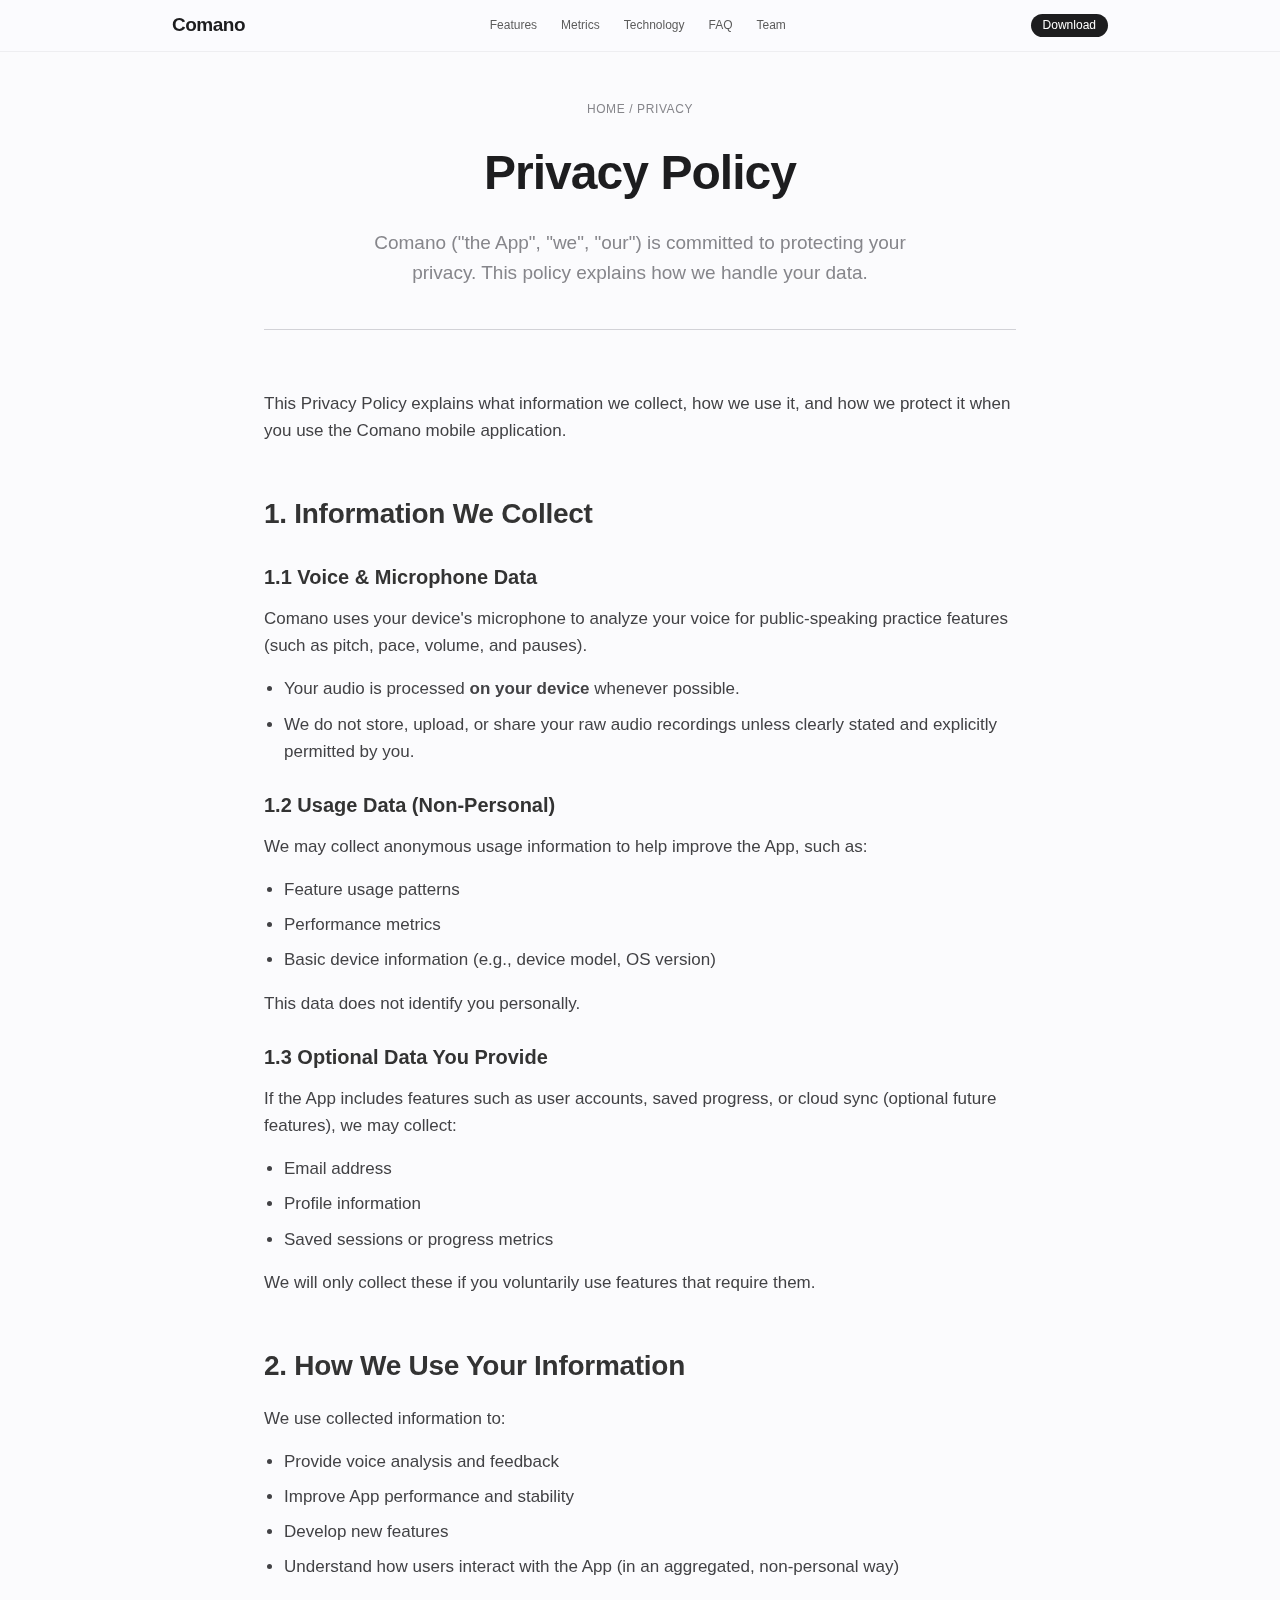
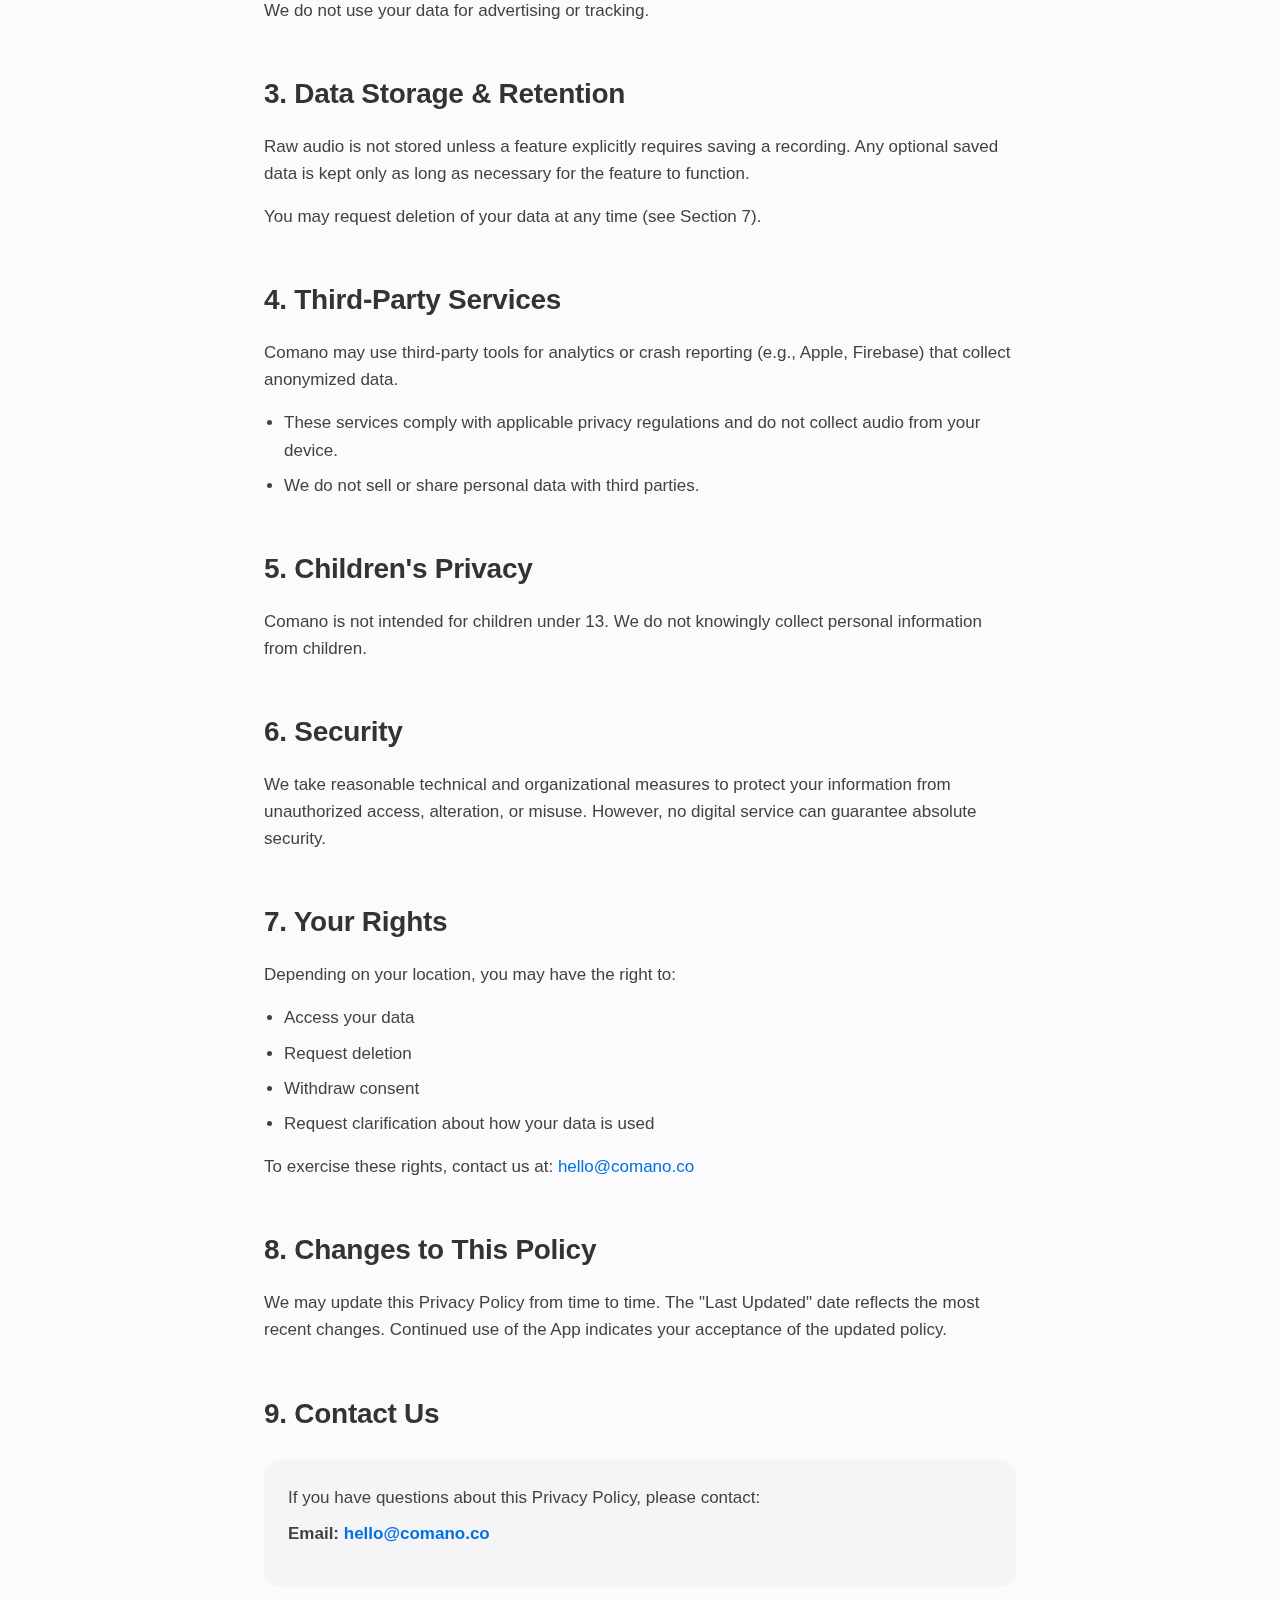
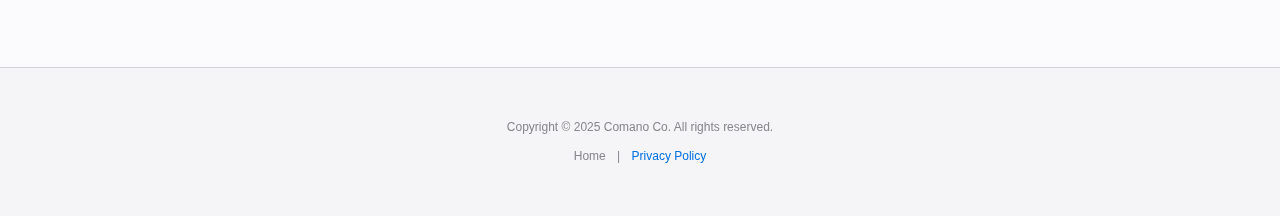
<file: privacypolicy-publicspeaking.html>
<!DOCTYPE html>
<html lang="en">

<head>
  <meta charset="UTF-8" />
  <meta name="viewport" content="width=device-width, initial-scale=1.0" />
  <link rel="icon" href="Images/Icons/icon_duck.svg" type="image/svg+xml" />
  <link rel="stylesheet" href="styles.css" />
  <title>Privacy Policy - Comano</title>
  <style> </style>
</head>
<body>

  <!-- Navigation -->
  <nav>
    <div class="nav-content">
      <a href="index.html" class="logo">Comano</a>
      
      <ul class="nav-links">
        <li><a href="index.html#features">Features</a></li>
        <li><a href="index.html#components">Metrics</a></li>
        <li><a href="index.html#tech">Technology</a></li>
        <li><a href="index.html#faq">FAQ</a></li>
        <li><a href="index.html#team">Team</a></li>
      </ul>
      
      <a href="#" class="btn-nav">Download</a>
    </div>
  </nav>

  <!-- Main Content -->
  <main class="content-wrapper">
    
    <div class="header-section">
      <div class="breadcrumb">Home / Privacy</div>
      <h1>Privacy Policy</h1>
      <p class="intro-text">
        Comano ("the App", "we", "our") is committed to protecting your privacy. This policy explains how we handle your data.
      </p>
    </div>

    <div class="policy-body">
      
      <p>
        This Privacy Policy explains what information we collect, how we use it, and how we protect it when you use the Comano mobile application.
      </p>

      <h2>1. Information We Collect</h2>

      <h3>1.1 Voice & Microphone Data</h3>
      <p>Comano uses your device's microphone to analyze your voice for public-speaking practice features (such as pitch, pace, volume, and pauses).</p>
      <ul>
        <li>Your audio is processed <strong>on your device</strong> whenever possible.</li>
        <li>We do not store, upload, or share your raw audio recordings unless clearly stated and explicitly permitted by you.</li>
      </ul>

      <h3>1.2 Usage Data (Non-Personal)</h3>
      <p>We may collect anonymous usage information to help improve the App, such as:</p>
      <ul>
        <li>Feature usage patterns</li>
        <li>Performance metrics</li>
        <li>Basic device information (e.g., device model, OS version)</li>
      </ul>
      <p>This data does not identify you personally.</p>

      <h3>1.3 Optional Data You Provide</h3>
      <p>If the App includes features such as user accounts, saved progress, or cloud sync (optional future features), we may collect:</p>
      <ul>
        <li>Email address</li>
        <li>Profile information</li>
        <li>Saved sessions or progress metrics</li>
      </ul>
      <p>We will only collect these if you voluntarily use features that require them.</p>

      <h2>2. How We Use Your Information</h2>
      <p>We use collected information to:</p>
      <ul>
        <li>Provide voice analysis and feedback</li>
        <li>Improve App performance and stability</li>
        <li>Develop new features</li>
        <li>Understand how users interact with the App (in an aggregated, non-personal way)</li>
      </ul>
      <p>We do not use your data for advertising or tracking.</p>

      <h2>3. Data Storage & Retention</h2>
      <p>Raw audio is not stored unless a feature explicitly requires saving a recording. Any optional saved data is kept only as long as necessary for the feature to function.</p>
      <p>You may request deletion of your data at any time (see Section 7).</p>

      <h2>4. Third-Party Services</h2>
      <p>Comano may use third-party tools for analytics or crash reporting (e.g., Apple, Firebase) that collect anonymized data.</p>
      <ul>
        <li>These services comply with applicable privacy regulations and do not collect audio from your device.</li>
        <li>We do not sell or share personal data with third parties.</li>
      </ul>

      <h2>5. Children's Privacy</h2>
      <p>Comano is not intended for children under 13. We do not knowingly collect personal information from children.</p>

      <h2>6. Security</h2>
      <p>We take reasonable technical and organizational measures to protect your information from unauthorized access, alteration, or misuse. However, no digital service can guarantee absolute security.</p>

      <h2>7. Your Rights</h2>
      <p>Depending on your location, you may have the right to:</p>
      <ul>
        <li>Access your data</li>
        <li>Request deletion</li>
        <li>Withdraw consent</li>
        <li>Request clarification about how your data is used</li>
      </ul>
      <p>To exercise these rights, contact us at: <a href="mailto:hello@comano.co">hello@comano.co</a></p>

      <h2>8. Changes to This Policy</h2>
      <p>We may update this Privacy Policy from time to time. The "Last Updated" date reflects the most recent changes. Continued use of the App indicates your acceptance of the updated policy.</p>

      <h2>9. Contact Us</h2>
      <div class="contact-highlight">
        <p style="margin-bottom: 0;">If you have questions about this Privacy Policy, please contact:</p>
        <p style="font-weight: 600; margin-top: 8px;">Email: <a href="mailto:hello@comano.co">hello@comano.co</a></p>
      </div>

    </div>
  </main>

  <!-- Footer -->
  <footer>
    <div class="container">
      <p>Copyright © 2025 Comano Co. All rights reserved.</p>
      <div class="footer-links">
        <a href="index.html">Home</a> |
        <a href="privacy.html" style="color: var(--accent-blue);">Privacy Policy</a>
      </div>
    </div>
  </footer>

</body>
</html>
</file>
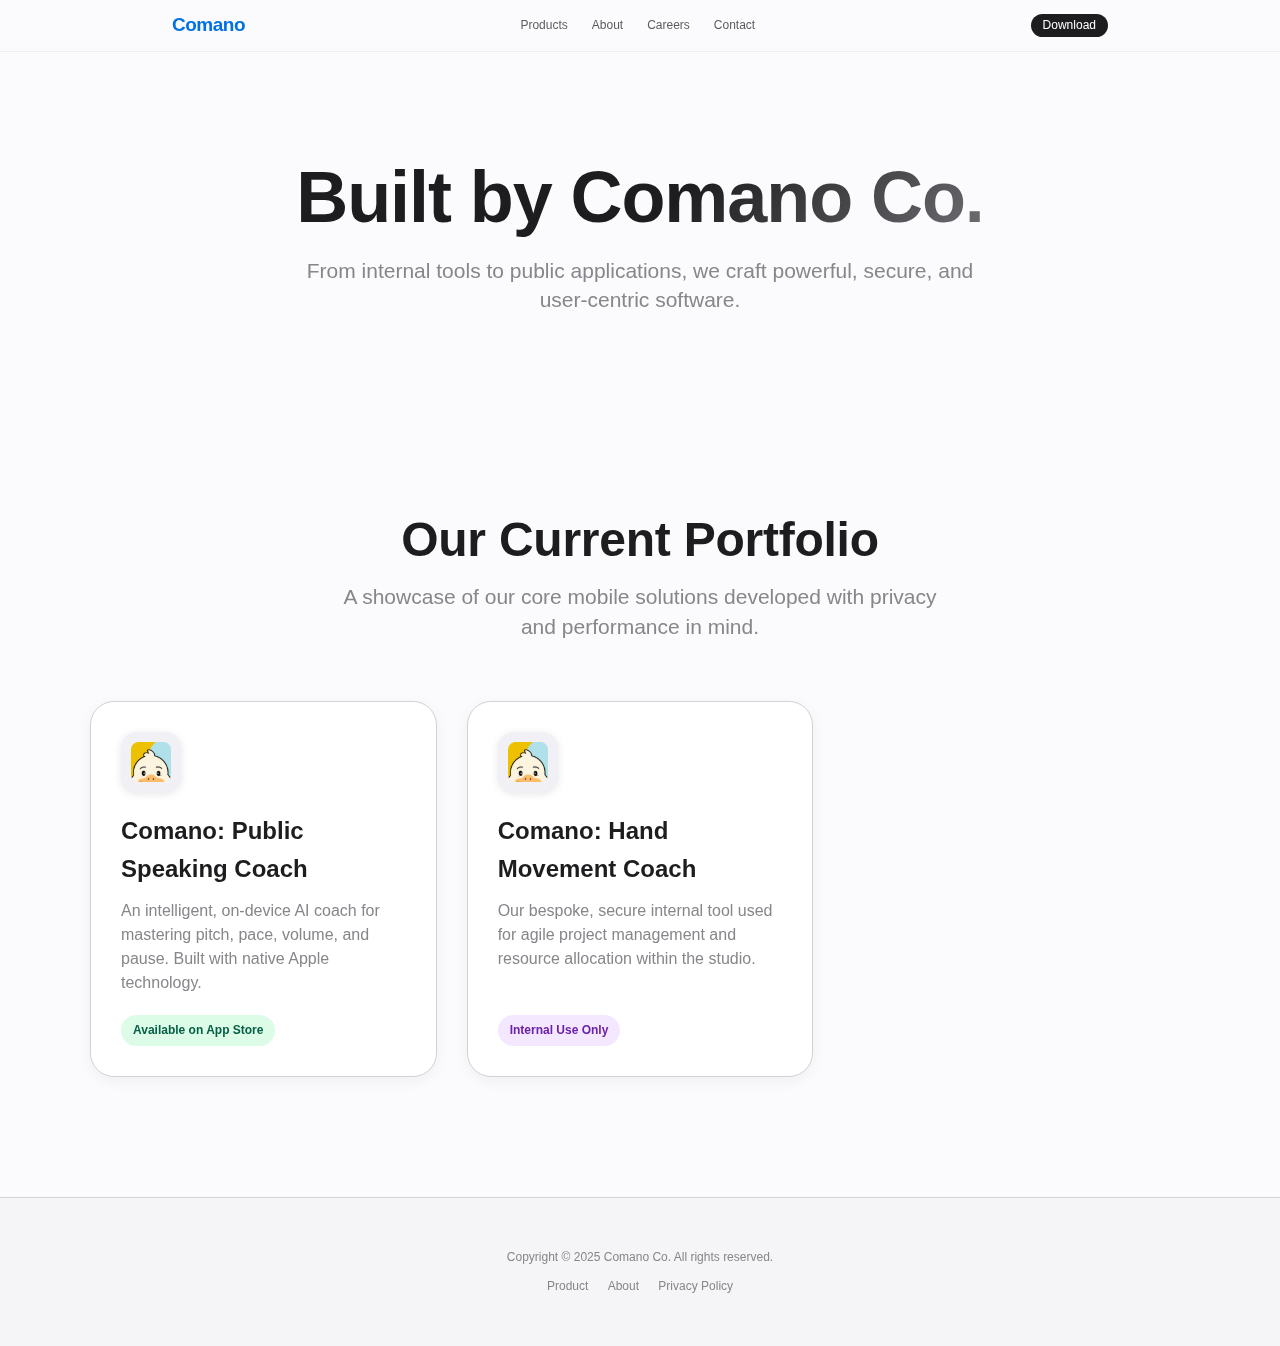
<file: product.html>
<!DOCTYPE html>
<html lang="en">

<head>
  <meta charset="UTF-8" />
  <meta name="viewport" content="width=device-width, initial-scale=1.0" />
  <link rel="icon" href="Images/Icons/icon_duck.svg" type="image/svg+xml" />
  <link rel="stylesheet" href="styles.css" />
  <title>Comano Co. - Our Products</title>
</head>

<body>
  <nav>
    <div class="nav-content">
      <div class="logo"><a href="index.html">Comano</a></div>
      <ul class="nav-links">
        <li><a href="product.html">Products</a></li>
        <li><a href="about.html">About</a></li>
        <li><a href="#careers">Careers</a></li>
        <li><a href="#contact">Contact</a></li>
      </ul>
      <a href="https://apps.apple.com/id/app/comano-public-speaking-coach/id6747808692?l=id" class="btn-nav">Download</a>
    </div>
  </nav>

  <main>
    <section class="page-hero">
      <div class="container text-center">
        <h1 class="page-title reveal">Built by <span class="gradient-text">Comano Co.</span></h1>
        <p class="section-subtitle reveal delay-1" style="max-width: 700px; margin-bottom: 0;">
          From internal tools to public applications, we craft powerful, secure, and user-centric software.
        </p>
      </div>
    </section>

    <section id="product-list" class="section-product-list section-pad-lg">
      <div class="container">
        <div class="reveal">
            <h2 class="section-title text-center">Our Current Portfolio</h2>
            <p class="section-subtitle text-center">A showcase of our core mobile solutions developed with privacy and performance in mind.</p>
        </div>
        
        <div class="product-grid reveal delay-1">
          
          <a href="index.html" class="product-card">
            <div class="product-icon">
              <img src="Images/Icons/icon_comano.svg" alt="Comano Icon">
            </div>
            <h3>Comano: Public Speaking Coach</h3>
            <p>An intelligent, on-device AI coach for mastering pitch, pace, volume, and pause. Built with native Apple technology.</p>
            <div class="product-status primary">Available on App Store</div>
          </a>

          <a href="#" class="product-card internal-tool">
            <div class="product-icon">
              <img src="Images/Icons/icon_comano.svg" alt="Comano Icon">
            </div>
            <h3>Comano: Hand Movement Coach</h3>
            <p>Our bespoke, secure internal tool used for agile project management and resource allocation within the studio.</p>
            <div class="product-status secondary">Internal Use Only</div>
          </a>

        </div>
      </div>
    </section>

  </main>

  <footer>
    <div class="container">
      <p>Copyright © 2025 Comano Co. All rights reserved.</p>
      <div class="footer-links">
        <a href="index.html">Product</a>
        <a href="about.html">About</a>
        <a href="privacypolicy-publicspeaking.html">Privacy Policy</a>
      </div>
    </div>
  </footer>

  <script src="scripts.js"></script>

</body>

</html>
</file>
<file: styles.css>
:root {
  --bg-light: #fbfbfd;
  --bg-dark: #101010;
  --text-primary: #1d1d1f;
  --text-secondary: #86868b;
  --text-on-dark: #f5f5f7;
  --accent-blue: #0071e3;
  --accent-hover: #0077ed;
  --card-light: #fff;
  --card-dark: #1c1c1e;
  --transition-curve: cubic-bezier(0.25, 1, 0.5, 1);
  --border-color: #d2d2d7;
  --font-stack: -apple-system, BlinkMacSystemFont, "SF Pro Display", "Segoe UI", Roboto, sans-serif;
}

* {
  box-sizing: border-box;
  margin: 0;
  padding: 0;
  -webkit-font-smoothing: antialiased;
  -moz-osx-font-smoothing: grayscale;
}

html {
  scroll-behavior: smooth;
}

body {
  font-family: var(--font-stack);
  background-color: var(--bg-light);
  color: var(--text-primary);
  overflow-x: hidden;
  line-height: 1.6;
}

a { 
  text-decoration: none; 
  color: var(--accent-blue);
  transition: color 0.2s ease;
}

a:hover {
  color: var(--accent-hover);
  text-decoration: underline;
}


/* --- 2. SHARED UTILITIES --- */
.container {
  max-width: 1140px;
  margin: 0 auto;
  padding: 0 20px;
}

.section-title {
  font-size: 48px;
  line-height: 1.08;
  font-weight: 600;
  letter-spacing: -0.005em;
  margin-bottom: 16px;
}

.section-subtitle {
  font-size: 21px;
  line-height: 1.4;
  font-weight: 400;
  color: var(--text-secondary);
  max-width: 600px;
  margin: 0 auto 60px;
}

/* Animation Utility */
.reveal {
  opacity: 0;
  transform: translateY(40px);
  transition: all 1s var(--transition-curve);
}

.reveal.active {
  opacity: 1;
  transform: translateY(0);
}

.delay-1 { transition-delay: 0.1s; }
.delay-2 { transition-delay: 0.2s; }
.delay-3 { transition-delay: 0.3s; }

nav {
  position: fixed;
  top: 0;
  left: 0;
  right: 0;
  height: 52px; 
  background: rgba(251, 251, 253, 0.75);
  backdrop-filter: saturate(180%) blur(20px);
  -webkit-backdrop-filter: saturate(180%) blur(20px);
  z-index: 1000;
  border-bottom: 1px solid rgba(0, 0, 0, 0.05);

  display: flex;
  justify-content: center;
  align-items: center; 
}

.nav-content {
  width: 100%;
  max-width: 980px;
  padding: 0 22px;
  height: 100%;

  display: flex;
  justify-content: space-between;
  align-items: center; 
}

.logo { 
  font-weight: 600; 
  font-size: 19px; 
  letter-spacing: -0.5px;
  color: var(--text-primary);
  text-decoration: none;
  display: flex;
  align-items: center;
  height: 100%;
}

.nav-links { 
  display: flex; 
  gap: 24px; 
  list-style: none; 
  font-size: 12px; 
  color: #333;
  margin: 0;
  padding: 0;
  height: 100%;

  align-items: center; 
}

.nav-links li {
    display: flex;
    align-items: center;
    height: 100%;
}

.nav-links a {
  color: #333;
  text-decoration: none;
  display: flex;
  align-items: center;
  height: 100%;
  opacity: 0.8;
  transition: opacity 0.2s ease;
}

.nav-links a:hover { 
  color: var(--accent-blue);
  opacity: 1;
  text-decoration: none;
}

.btn-nav { 
  background: var(--text-primary); 
  color: white !important; 
  padding: 4px 12px; 
  border-radius: 20px; 
  font-size: 12px; 
  text-decoration: none;
  display: inline-flex;
  align-items: center;
  justify-content: center;
  line-height: 1.2;
}

.btn-nav:hover {
    opacity: 0.9;
    text-decoration: none;
}

.hero {
  padding: 160px 20px 80px;
  text-align: center;
  display: flex;
  flex-direction: column;
  align-items: center;
  overflow: hidden;
}

.pill {
  font-size: 12px;
  color: #bf4800;
  font-weight: 600;
  margin-bottom: 16px;
  text-transform: uppercase;
  letter-spacing: 0.02em;
}

.hero h1 {
  font-size: 72px;
  line-height: 1.05;
  font-weight: 600;
  letter-spacing: -0.015em;
  margin-bottom: 20px;
}

.gradient-text {
  background: linear-gradient(135deg, #1d1d1f 30%, #6e6e73 100%);
  -webkit-background-clip: text;
  -webkit-text-fill-color: transparent;
}

.app-icon-placeholder {
  width: 86px;
  height: 86px;
  border-radius: 20px;
  box-shadow: 0 10px 25px rgba(0, 113, 227, 0.3);
  margin-bottom: 24px;
  object-fit: cover;
  display: block;
}

.btn-primary {
  background-color: var(--accent-blue);
  color: #fff;
  padding: 14px 28px;
  border-radius: 30px;
  font-size: 17px;
  border: none;
  cursor: pointer;
  transition: transform 0.2s, background-color 0.2s;
}

.btn-primary:hover {
  background-color: var(--accent-hover);
  transform: scale(1.02);
}

/* HERO MOCKUPS */
.mockup-stack-container {
  position: relative;
  width: 100%;
  max-width: 900px;
  height: 500px;
  margin-top: 80px;
  display: flex;
  justify-content: center;
  perspective: 1000px; 
}

.ipad-mockup {
  position: absolute;
  width: 70%;
  background: transparent;
  border: none;
  box-shadow: none; 
  display: flex;
  align-items: center;
  justify-content: center;
  transition: transform 0.8s var(--transition-curve), opacity 0.5s;
}

.ipad-mockup img {
    width: 100%;
    height: auto;
    display: block;
    filter: drop-shadow(0 20px 40px rgba(0,0,0,0.25));
}

.ipad-back {
  z-index: 1;
  transform: translateY(-60px) scale(0.85);
  opacity: 0.6;
}

.ipad-middle {
  z-index: 2;
  transform: translateY(-30px) scale(0.92);
  opacity: 0.8;
}

.ipad-front {
  z-index: 3;
  transform: translateY(0) scale(1);
}

.mockup-stack-container:hover .ipad-back {
  opacity: 1;
  transform: translateY(-10px) translateX(-400px) scale(0.85) rotate(-5deg);
}

.mockup-stack-container:hover .ipad-middle {
  opacity: 1;
  transform: translateY(-10px) translateX(400px) scale(0.92) rotate(5deg);
}

.mockup-stack-container:hover .ipad-front {
  transform: translateY(0) scale(1); 
}

/* --- 5. BENTO GRID FEATURES (INDEX.HTML ONLY) --- */
.section-bento { padding: 100px 0; background: #fff; }
.bento-grid { display: grid; grid-template-columns: repeat(2, 1fr); gap: 24px; margin-top: 40px; }
.bento-card { background-color: #f5f5f7; border-radius: 30px; padding: 40px; height: 500px; position: relative; overflow: hidden; display: flex; flex-direction: column; justify-content: space-between; transition: transform 0.4s var(--transition-curve); }
.bento-card:hover { transform: scale(1.015); }
.bento-card h3 { font-size: 32px; font-weight: 600; margin-bottom: 12px; }
.bento-card p { font-size: 17px; color: var(--text-secondary); line-height: 1.5; font-weight: 500; }
.bento-visual { flex-grow: 1; background: #fff; border-radius: 18px; margin-top: 30px; display: flex; align-items: center; justify-content: center; font-size: 50px; box-shadow: 0 10px 20px rgba(0, 0, 0, 0.04); }
.bento-full { grid-column: span 2; background: #000; color: #fff; text-align: center; justify-content: center; align-items: center; }
.bento-full h3 { font-size: 56px; color: #fff; }
.bento-full p { color: #86868b; max-width: 500px; }

/* --- SECTION: COMPONENTS (INDEX.HTML ONLY) --- */
.section-components {
  padding: 100px 0;
  background-color: var(--bg-light); 
}

.components-grid {
  display: grid;
  grid-template-columns: repeat(2, 1fr);
  gap: 24px;
  margin-top: 40px;
}

.component-card {
  background: #fff;
  padding: 36px;
  border-radius: 24px;
  box-shadow: 0 4px 20px rgba(0,0,0,0.02);
  transition: transform 0.3s ease;
}
.component-card:hover { transform: translateY(-5px); }

.comp-icon {
  width: 56px;
  height: 56px;
  border-radius: 16px;
  display: flex;
  align-items: center;
  justify-content: center;
  margin-bottom: 20px;
}

.comp-icon img {
    width: 30px;
    height: 30px;
    object-fit: contain;
}

.c-pitch { background: #e0f2fe; } /* Light Blue */
.c-pace { background: #fef3c7; }  /* Light Orange */
.c-volume { background: #dcfce7; } /* Light Green */
.c-pause { background: #f3e8ff; }  /* Light Purple */

.component-card h3 { font-size: 24px; font-weight: 600; margin-bottom: 10px; }
.component-card p { font-size: 16px; color: var(--text-secondary); line-height: 1.5; }

.section-tech { background-color: var(--bg-dark); color: var(--text-on-dark); padding: 120px 0; position: relative; }
.tech-header { text-align: center; margin-bottom: 80px; }
.tech-header h2 { color: #fff; }
.tech-header p { color: #86868b; }
.tech-grid { display: grid; grid-template-columns: repeat(5, 1fr); gap: 24px; }
.tech-card { background: rgba(255, 255, 255, 0.05); border-radius: 20px; padding: 24px; height: 260px; border: 1px solid rgba(255, 255, 255, 0.05); display: flex; flex-direction: column; justify-content: space-between; transition: background 0.3s; }
.tech-card:hover { background: rgba(255, 255, 255, 0.1); }
.tech-icon { width: 48px; height: 48px; background: linear-gradient(135deg, #333, #111); border-radius: 12px; display: flex; align-items: center; justify-content: center; box-shadow: 0 4px 12px rgba(0, 0, 0, 0.4); }
.tech-icon img { width: 24px; height: 24px; object-fit: contain; }
.tech-title { font-size: 18px; font-weight: 600; margin-bottom: 8px; background: linear-gradient(90deg, #fff, #999); -webkit-background-clip: text; -webkit-text-fill-color: transparent; }
.tech-desc { font-size: 13px; color: #86868b; line-height: 1.4; }

.section-faq { padding: 120px 0; background: var(--bg-light); }
.faq-container { max-width: 800px; margin: 60px auto 0; }
.faq-item { border-bottom: 1px solid var(--border-color); }
.faq-question { width: 100%; text-align: left; padding: 24px 0; font-size: 18px; font-weight: 600; background: none; border: none; cursor: pointer; display: flex; justify-content: space-between; align-items: center; color: var(--text-primary); }
.faq-answer { max-height: 0; overflow: hidden; transition: max-height 0.3s cubic-bezier(0.25, 1, 0.5, 1); }
.faq-answer p { padding-bottom: 24px; color: var(--text-secondary); line-height: 1.6; }
.faq-icon { font-size: 24px; font-weight: 300; transition: transform 0.3s ease; }
.faq-item.active .faq-icon { transform: rotate(45deg); }
.contributors-block { margin-top: 80px; background: #f5f5f7; padding: 40px; border-radius: 24px; }
.contributors-block h3 { font-size: 22px; font-weight: 600; margin-bottom: 12px; }
.contributors-block p { color: var(--text-secondary); margin-bottom: 24px; }
.contributors-list { list-style: none; display: grid; grid-template-columns: repeat(2, 1fr); gap: 16px; }
.contributors-list li a { color: var(--accent-blue); text-decoration: none; font-weight: 500; display: inline-flex; align-items: center; gap: 4px; transition: opacity 0.2s; }
.contributors-list li a:hover { opacity: 0.8; text-decoration: underline; }

.section-team { padding: 120px 0; background: var(--bg-light); text-align: center; }
.team-grid { display: flex; justify-content: center; gap: 20px; flex-wrap: wrap; margin-top: 40px; }

.member-card { 
  display: block; 
  width: 180px; 
  height: 240px; 
  border-radius: 20px; 
  background: #f5f5f7; 
  position: relative; 
  overflow: hidden; 
  cursor: pointer; 
  transition: transform 0.4s var(--transition-curve), box-shadow 0.4s; 
}
.member-card:hover { transform: translateY(-10px) scale(1.02); box-shadow: 0 20px 40px rgba(0, 0, 0, 0.1); z-index: 2; }

.avatar { 
  width: 100%; 
  height: 100%; 
  display: flex; 
  align-items: flex-end; 
  justify-content: center; 
  transition: transform 0.5s; 
}

.g1 { background-color: #6D23F8; } 
.g2 { background-color: #165C68; } 
.g3 { background-color: #F5C710; } 
.g4 { background-color: #D847B6; } 
.g5 { background-color: #2DB5C5; } 

.avatar img {
  width: auto;
  height: 85%; 
  max-width: 90%;
  object-fit: contain;
  display: block;
  margin-bottom: 0;
}

.member-info { position: absolute; bottom: 0; left: 0; width: 100%; padding: 20px; background: rgba(255, 255, 255, 0.9); backdrop-filter: blur(10px); transform: translateY(100%); transition: transform 0.3s ease; text-align: left; }
.member-card:hover .member-info { transform: translateY(0); }
.member-name { font-size: 15px; font-weight: 600; color: #000; }
.member-role { font-size: 12px; color: #666; margin-top: 2px; }

footer { padding: 50px 0; background: #f5f5f7; border-top: 1px solid var(--border-color); font-size: 12px; color: var(--text-secondary); text-align: center; }
.footer-links { margin-top: 10px; }
.footer-links a { color: var(--text-secondary); text-decoration: none; margin: 0 8px; }
.footer-links a:hover { text-decoration: underline; }

@media (max-width: 1024px) { .tech-grid { grid-template-columns: repeat(3, 1fr); } }
@media (max-width: 768px) {
    /* (Pastikan kode media query lama Anda ada di sini juga) */

    .hero h1 { font-size: 48px; }
    .bento-grid { grid-template-columns: 1fr; }
    .bento-full { grid-column: span 1; height: auto; padding: 60px 30px; }
    .components-grid { grid-template-columns: 1fr; }
    .tech-grid { grid-template-columns: repeat(2, 1fr); }
    .nav-links { display: none; }
    
    /* >>> OPTIMASI MOCKUP MOBILE CRITICAL <<< */
    .mockup-stack-container { 
        height: 380px; /* Mengurangi tinggi wadah */ 
        margin-top: 40px; 
    }
    .ipad-mockup { 
        width: 95%; /* Membuat mockup lebih lebar untuk mengisi layar */ 
    }
    
    /* Mengurangi offset Y dan skala untuk tampilan awal di Mobile */
    .ipad-back {
        transform: translateY(-40px) scale(0.9); /* Mengurangi pergeseran Y */
    }
    .ipad-middle {
        transform: translateY(-20px) scale(0.95); /* Mengurangi pergeseran Y */
    }
    .ipad-front {
        transform: translateY(0) scale(1);
    }
    
    /* Menonaktifkan Hover Effect Pergeseran Ekstrim di Mobile untuk mencegah konten terpotong */
    .mockup-stack-container:hover .ipad-back {
        transform: translateY(-40px) scale(0.9); /* Kembali ke posisi awal */
        opacity: 0.8; 
    }
    .mockup-stack-container:hover .ipad-middle {
        transform: translateY(-20px) scale(0.95); /* Kembali ke posisi awal */
        opacity: 0.8;
    }
    /* >>> AKHIR OPTIMASI MOCKUP MOBILE CRITICAL <<< */
    
    .contributors-list { grid-template-columns: 1fr; } 
}

@media (max-width: 480px) {
    .tech-grid { grid-template-columns: 1fr; }
    .team-grid { gap: 10px; }
    .member-card { width: 45%; }
}

.content-wrapper {
  max-width: 800px;
  margin: 100px auto 80px;
  padding: 0 24px;
}

.btn-primary {
  display: inline-block; 
  text-decoration: none;
  text-align: center;
  
  /* Styling Utama */
  background-color: var(--accent-blue);
  color: #fff;
  padding: 14px 28px;
  border-radius: 30px;
  font-size: 17px;
  font-weight: 500; 
  border: none;
  cursor: pointer;
  
  transition: transform 0.2s cubic-bezier(0.25, 1, 0.5, 1), 
              background-color 0.2s ease, 
              box-shadow 0.2s ease;
  
  box-shadow: 0 4px 12px rgba(0, 0, 0, 0.1);
}

.btn-primary:hover {
  background-color: var(--accent-hover);
  color: #fff;
  transform: scale(1.02); 
  box-shadow: 0 10px 20px rgba(0, 0, 0, 0.18); 
}

.header-section {
  text-align: center;
  margin-bottom: 60px;
  border-bottom: 1px solid var(--border-color);
  padding-bottom: 40px;
}

.breadcrumb {
  font-size: 12px;
  color: var(--text-secondary);
  margin-bottom: 16px;
  text-transform: uppercase;
  letter-spacing: 0.05em;
}

.content-wrapper h1 {
  font-size: 48px;
  font-weight: 700;
  letter-spacing: -0.02em;
  margin-bottom: 16px;
}

.intro-text {
  font-size: 19px;
  color: var(--text-secondary);
  max-width: 600px;
  margin: 0 auto;
}

.policy-body {
  font-size: 17px;
  color: #333;
}

.policy-body h2 {
  font-size: 28px;
  font-weight: 600;
  margin-top: 48px;
  margin-bottom: 16px;
  letter-spacing: -0.01em;
}

.policy-body h3 {
  font-size: 20px;
  font-weight: 600;
  margin-top: 24px;
  margin-bottom: 12px;
}

.policy-body p {
  margin-bottom: 16px;
  color: #424245;
}

.policy-body ul {
  margin-bottom: 16px;
  padding-left: 20px;
  color: #424245;
}

.policy-body li {
  margin-bottom: 8px;
}

.contact-highlight {
  background-color: #f5f5f7;
  padding: 24px;
  border-radius: 16px;
  margin-top: 24px;
}

/* --- 10. ABOUT PAGE STYLES (about.html) --- */
.text-center { text-align: center; }
.section-pad-lg { padding: 120px 0; }
.section-pad-sm { padding: 60px 0; }
.page-hero { padding: 160px 20px 80px; text-align: center; }
.page-title {
  font-size: 72px;
  line-height: 1.05;
  font-weight: 600;
  letter-spacing: -0.015em;
  margin-bottom: 20px;
}
.section-title-small {
    font-size: 38px;
    line-height: 1.2;
    font-weight: 600;
    margin-bottom: 20px;
    letter-spacing: -0.005em;
    color: var(--text-primary);
}

/* Story Section */
.section-story { background: #fff; }
.story-grid {
    display: grid;
    grid-template-columns: 1fr 1fr;
    gap: 80px;
    align-items: center;
}
.story-text p {
    font-size: 19px;
    line-height: 1.6;
    color: #424245;
    margin-bottom: 24px;
}
.story-visual {
    padding: 20px;
    border-radius: 30px;
    background: #f5f5f7;
    box-shadow: 0 10px 30px rgba(0,0,0,0.05);
}
.story-img {
    width: 100%;
    height: auto;
    display: block;
    border-radius: 20px;
}
.story-text h3 { /* Gaya tambahan untuk sub-heading Mission yang baru */
    font-size: 20px; 
    font-weight: 600; 
    margin-top: 24px; 
    margin-bottom: 8px;
    color: var(--text-primary);
}

/* Values Section */
.section-values { background: var(--bg-light); }
.values-grid {
    display: grid;
    grid-template-columns: repeat(3, 1fr);
    gap: 30px;
    margin-top: 60px;
}
.value-card {
    background-color: #fff;
    padding: 30px;
    border-radius: 20px;
    text-align: center;
    box-shadow: 0 5px 20px rgba(0,0,0,0.03);
    transition: transform 0.3s ease;
}
.value-card:hover { transform: translateY(-5px); }
.value-icon { font-size: 40px; margin-bottom: 15px; }
.value-card h3 { font-size: 24px; font-weight: 600; margin-bottom: 10px; }
.value-card p { font-size: 16px; color: var(--text-secondary); line-height: 1.5; }

/* Careers & Contact Section */
.section-careers { padding: 80px 0; background: #fff; }
.section-contact { padding: 80px 0 120px; background: var(--bg-light); }
.contact-info p {
    font-size: 19px;
    margin-bottom: 10px;
    color: var(--text-secondary);
}
.contact-info a {
    font-weight: 500;
    font-size: 19px;
}

/* Team Section override to remove padding added on index.html section */
.section-team-about { padding: 120px 0 60px; background: #fff; }

@media (max-width: 768px) {
    .page-title { font-size: 48px; }
    .story-grid { grid-template-columns: 1fr; gap: 40px; }
    .values-grid { grid-template-columns: 1fr; }
    .section-pad-lg { padding: 80px 0; }
    .section-title-small { font-size: 32px; }
    .story-text p { font-size: 17px; }
}

/* --- 11. PRODUCT LIST STYLES (products.html) --- */

.section-product-list {
    background-color: var(--bg-light); 
}

.product-grid {
    display: grid;
    grid-template-columns: repeat(3, 1fr);
    gap: 30px;
    margin-top: 60px;
}

.product-card {
    display: flex;
    flex-direction: column;
    background: var(--card-light);
    padding: 30px;
    border-radius: 24px;
    box-shadow: 0 4px 15px rgba(0,0,0,0.05);
    text-decoration: none;
    color: var(--text-primary);
    transition: transform 0.3s cubic-bezier(0.25, 1, 0.5, 1);
    border: 1px solid var(--border-color);
}

.product-card:hover {
    transform: translateY(-8px);
    box-shadow: 0 10px 30px rgba(0,0,0,0.1);
}

.product-card h3 {
    font-size: 24px;
    font-weight: 600;
    margin-bottom: 10px;
}

.product-card p {
    font-size: 16px;
    color: var(--text-secondary);
    line-height: 1.5;
    flex-grow: 1; /* Mendorong status ke bawah */
}

.product-icon {
    width: 60px;
    height: 60px;
    margin-bottom: 20px;
    border-radius: 16px;
    background: #f0f0f5;
    display: flex;
    align-items: center;
    justify-content: center;
    box-shadow: 0 2px 8px rgba(0,0,0,0.1);
}

.product-icon img {
    width: 40px;
    height: 40px;
    object-fit: contain;
}

.product-icon .emoji {
    font-size: 32px;
}

.product-status {
    margin-top: 20px;
    padding: 6px 12px;
    border-radius: 16px;
    font-size: 12px;
    font-weight: 600;
    display: inline-block;
    align-self: flex-start;
}

.product-status.primary {
    background-color: #dcfce7; /* Light Green */
    color: #065f46;
}

.product-status.secondary {
    background-color: #f3e8ff; /* Light Purple */
    color: #6b21a8;
}

.product-status.tertiary {
    background-color: #fef3c7; /* Light Orange */
    color: #b45309;
}

@media (max-width: 992px) {
    .product-grid {
        grid-template-columns: repeat(2, 1fr);
    }
}

@media (max-width: 768px) {
    .product-grid {
        grid-template-columns: 1fr;
        gap: 20px;
    }
}
</file>
